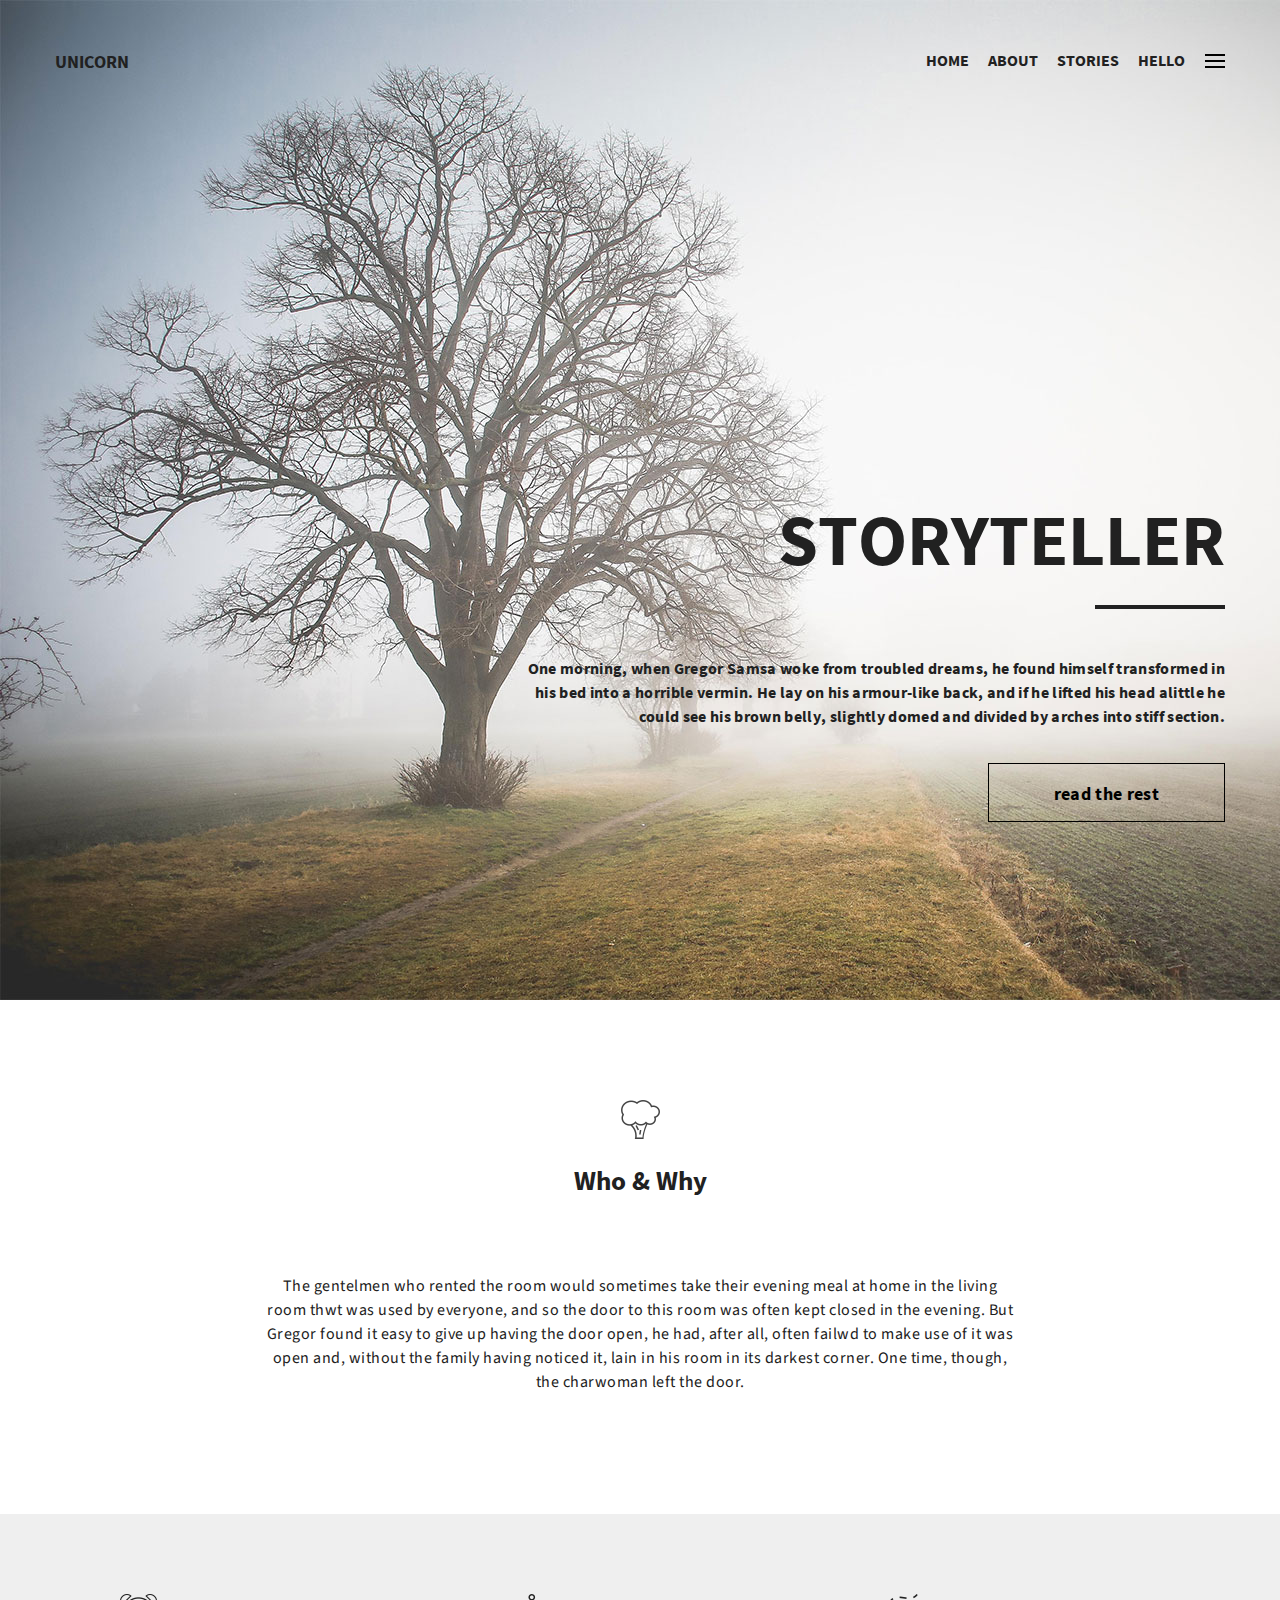
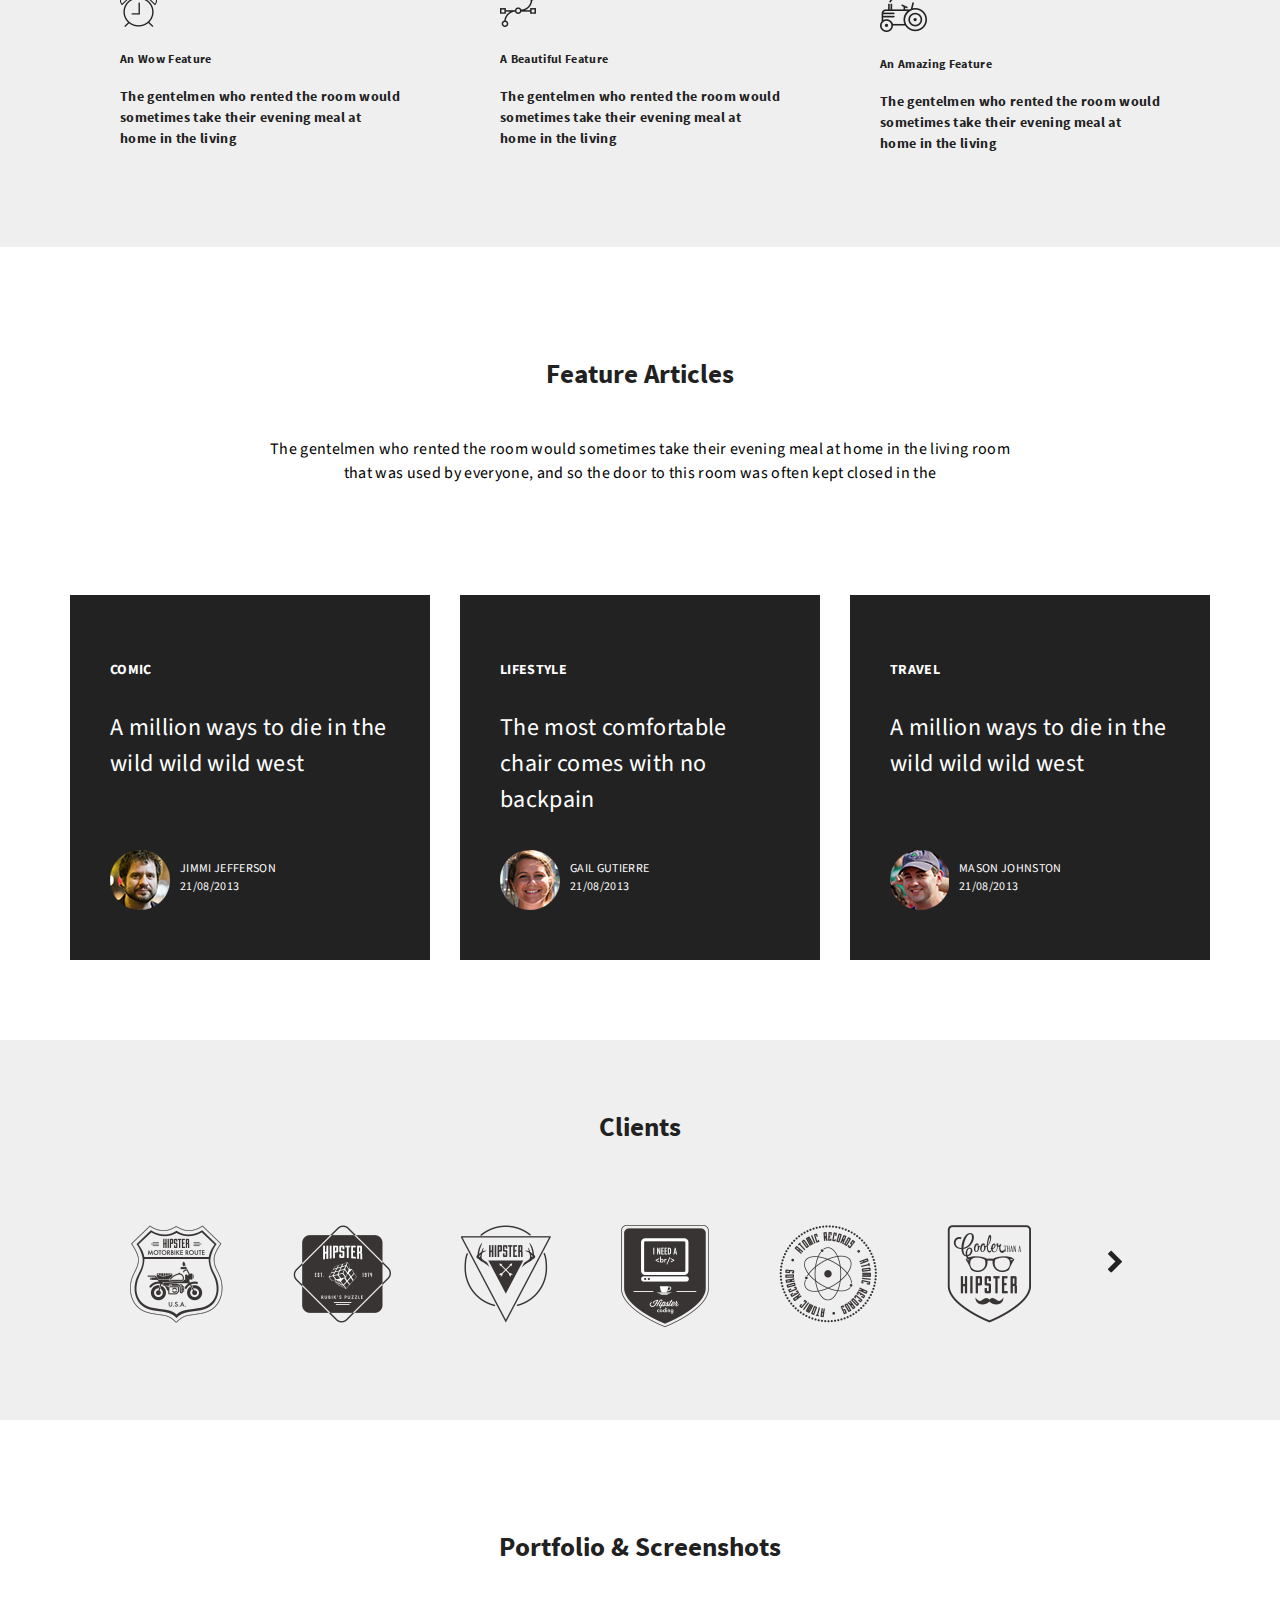
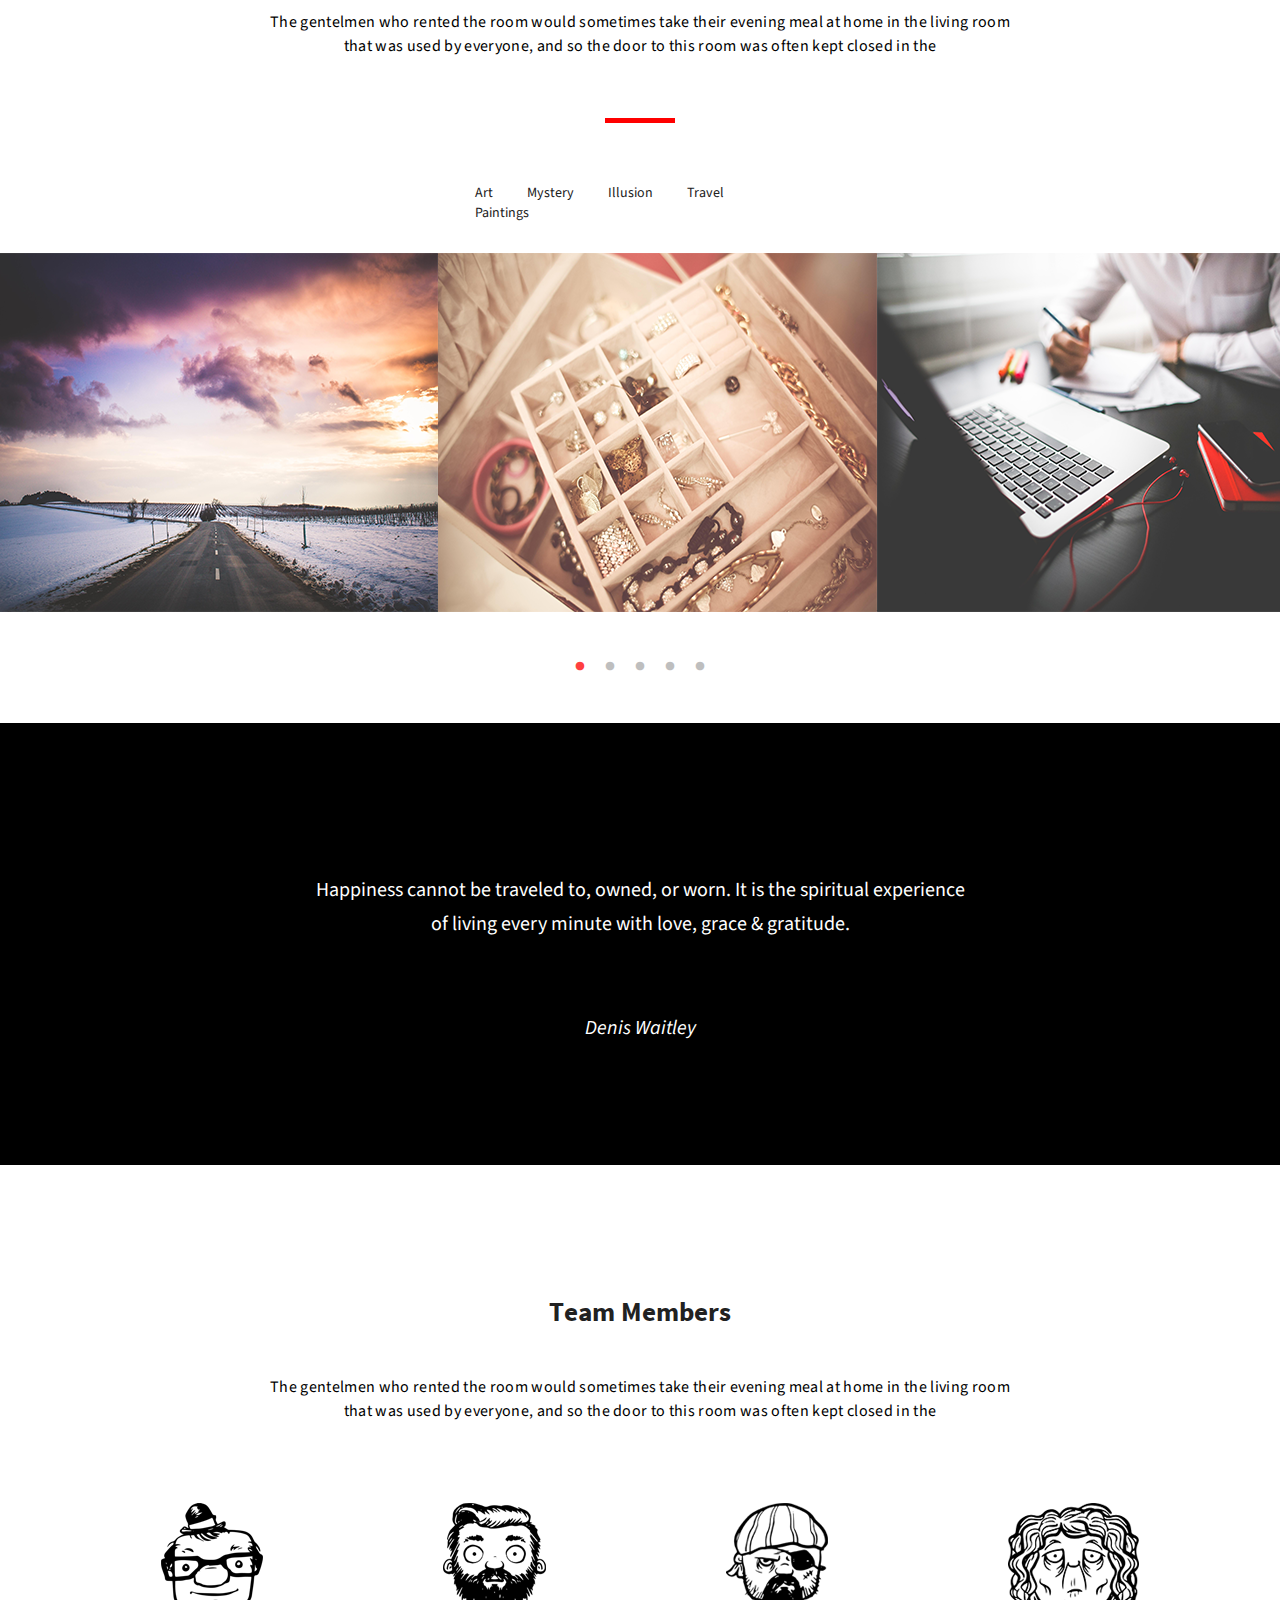
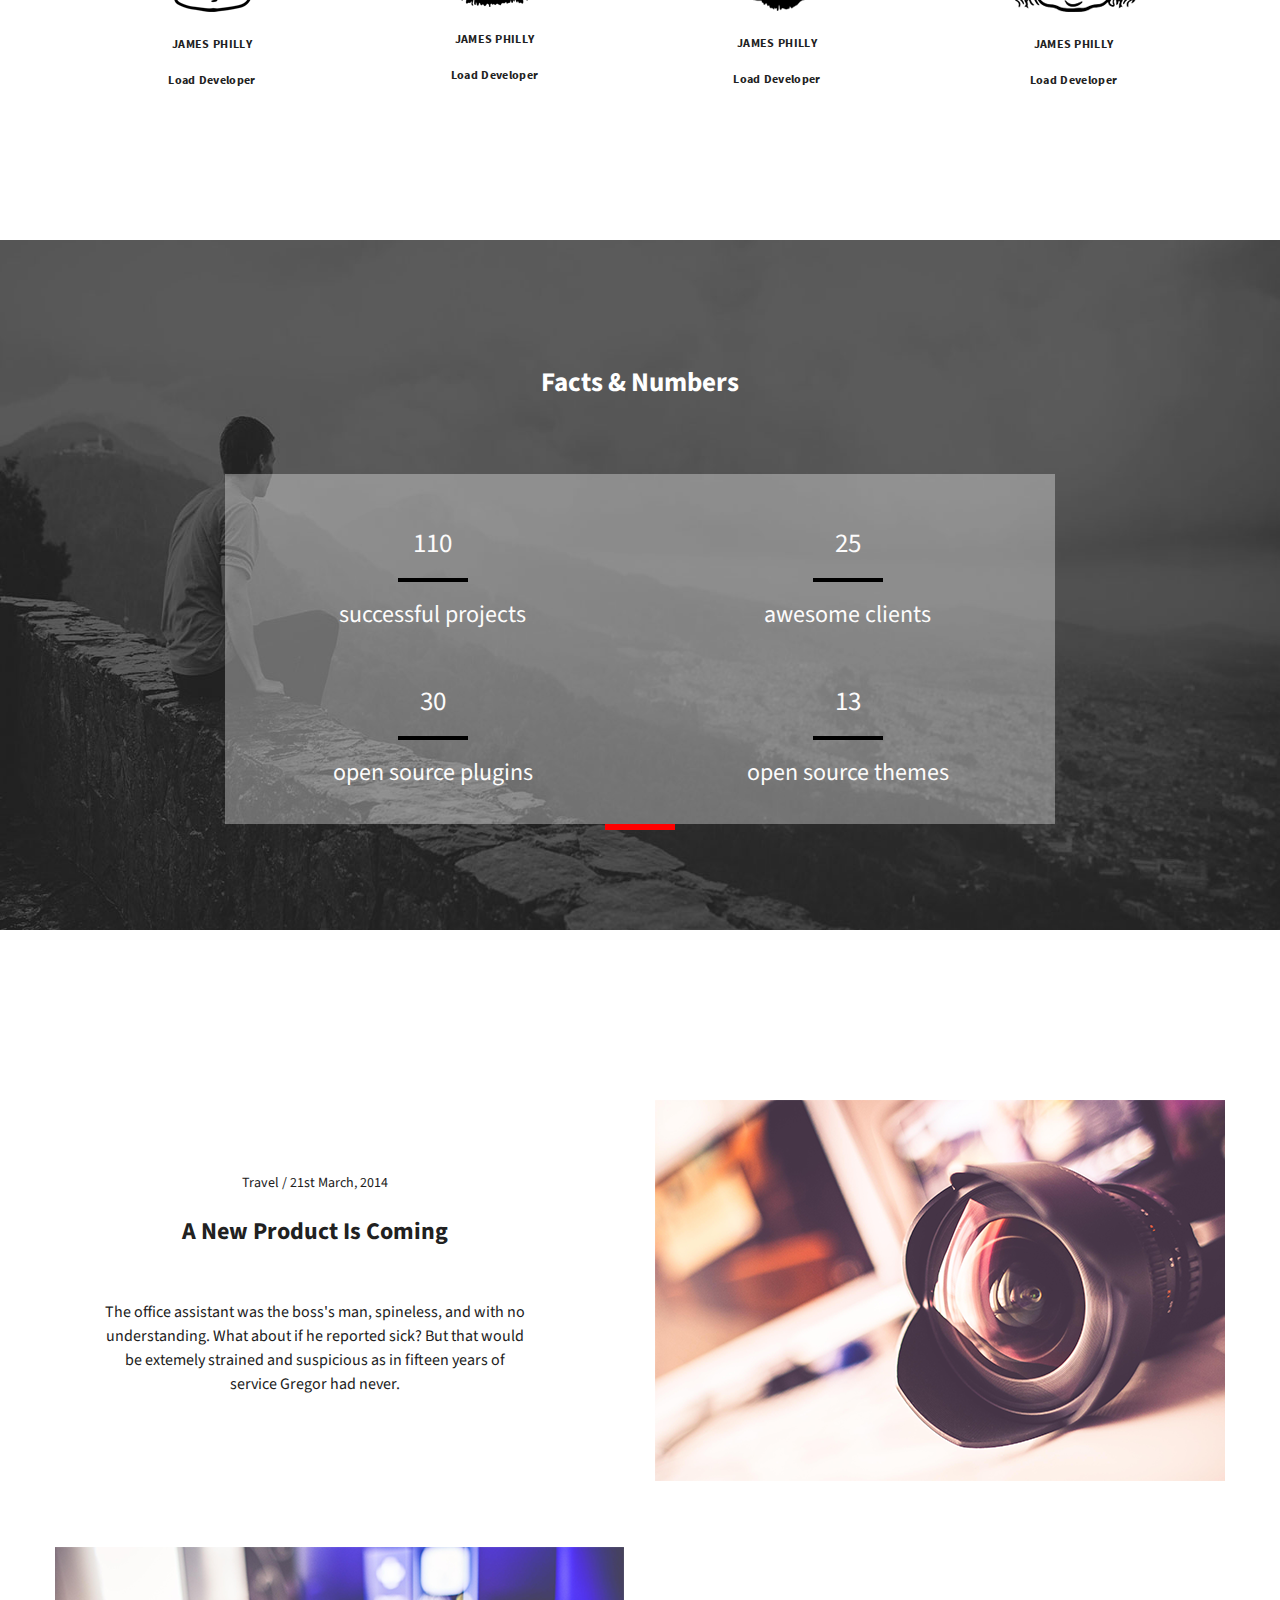
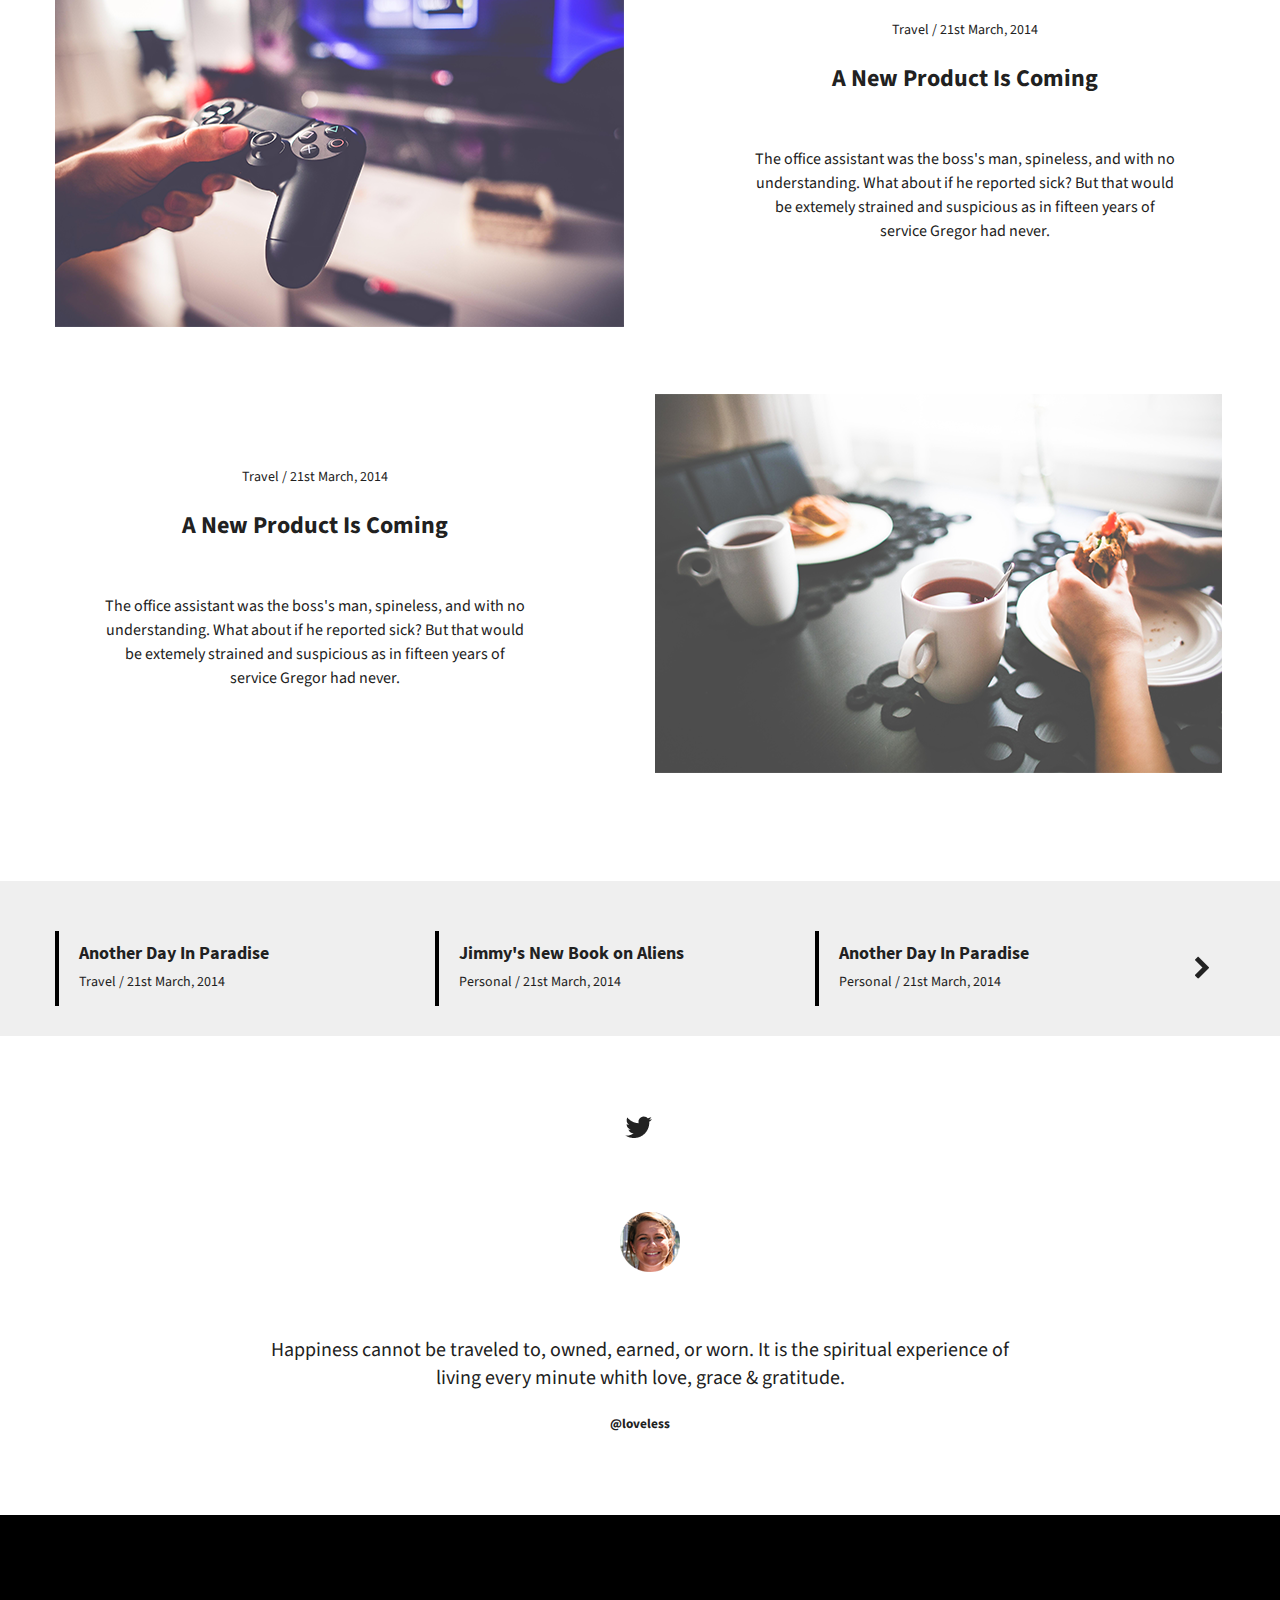
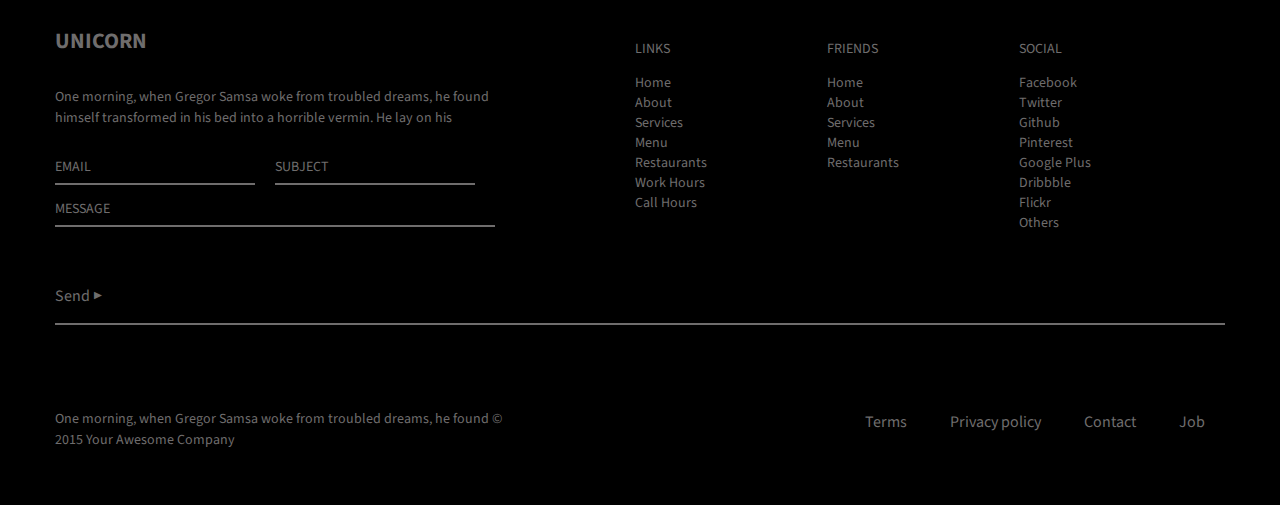
<file: index.html>
<!DOCTYPE html>
<html lang="en">
<head>
    <meta charset="UTF-8">
    <title>Diplom</title>
    
    <link rel="stylesheet" type="text/css" href="slick/slick/slick.css"/>
    <link rel="stylesheet" type="text/css" href="slick/slick/slick-theme.css"/>
    <link rel="stylesheet" href="fonts/sourcesanspro/stylesheet.css"/> 
    <link href="https://fonts.googleapis.com/css?family=Source+Sans+Pro&amp;subset=cyrillic" rel="stylesheet"/>
    <link rel="stylesheet" type="text/css" href="css/index.css"/>  
    <link rel="stylesheet" href="https://use.fontawesome.com/releases/v5.2.0/css/all.css" integrity="sha384-hWVjflwFxL6sNzntih27bfxkr27PmbbK/iSvJ+a4+0owXq79v+lsFkW54bOGbiDQ" crossorigin="anonymous">
</head>
<body>
<section class="home">

    <div class="section-wrapper">
     
        	<div class="icon_unicorn"><h4>Unicorn</h4></div>

        	<nav class="menu_holder">
        		<div class="expanded">
        			<div class="menu_holder_text">
        				<ul class="menu">
           					<li><a href="">Home</a></li>
            				<li><a href="">About</a></li>
            				<li><a href="">Stories</a></li>
            				<li><a href="">Hello</a></li>
            			</ul>
            		</div>
        		
        		<div class="menu_icon">
            		<div class="menu_icon_line"></div>
        		</div>
        	</div>

			</nav>

		<div class="text_content ">
			<div class="story"><h1>Storyteller</h1></div>

			<p> One morning, when Gregor Samsa woke from troubled dreams, he found himself transformed in his bed into a horrible vermin. He lay on his armour-like back, and if he lifted his head alittle he could see his brown belly, slightly domed and divided by arches into stiff section.</p>
			<button class="team_button text_button">read the rest</button>
			
		</div>
</div>
</section>
<section>
	
	<div class="intro section-wrapper">
		
		<h2>Who & Why</h2>
		<p>The gentelmen who rented the room would sometimes take their evening meal at home in the living room thwt was used by everyone, and so the door to this room was often kept closed in the evening. But Gregor found it easy to give up having the door open, he had, after all, often failwd to make use of it was open and, without the family having noticed it, lain in his room in its darkest corner. One time, though, the charwoman left the door.</p>

	</div> 
</section>

<section>
	<div class="services">
	<div class="section-wrapper services_content">
		
			<div class="feature">
				<img src="image/clock.png">
				<h5>An Wow Feature</h5>
				<p>The gentelmen who rented the room would sometimes take their evening meal at home in the living</p>
			</div>
			<div class="feature">
				<img src="image/vector.png">
				<h5>A Beautiful Feature</h5>
				<p>The gentelmen who rented the room would sometimes take their evening meal at home in the living</p>
			</div>
			<div class="feature">
				<img src="image/land_warking.png">
				<h5>An Amazing Feature</h5>
				<p>The gentelmen who rented the room would sometimes take their evening meal at home in the living</p>
			</div>
		
	</div> 
</div>
</section>

<section>
	<div class="section-wrapper">
		<div class="section_articles">
			
			<h2>Feature Articles</h2>
			<div class="articles_p"><p>The gentelmen who rented the room would sometimes take their evening meal at home in the living room that was used by everyone, and so the door  to this room was often kept closed in the</p></div>
			
			<div class="feature_articles">

				<div class="articles">
					<h5>Comic</h5>
					<p>A million ways to die in the wild wild wild west</p>
					<div class="photo_text">
						<div class="client"><img src="image/photo3.png"></img></div>
						<div class="desc">
							<p>Jimmi Jefferson</p>
							<p>21/08/2013</p>
						</div>
					</div>
					<div class="red_block"></div>

				</div>
				<div class="articles">
					<h5>Lifestyle</h5>
					<p>The most comfortable chair comes with no backpain</p>
					<div class="photo_text">
						<div class="client"><img src="image/photo2.png"></img></div>
						<div class="desc">
							<p>Gail Gutierre</p>
							<p>21/08/2013</p>
						</div>
					</div>
					<div class="red_block"></div>
				</div>

				<div class="articles">
					<h5>Travel</h5>
					<p>A million ways to die in the wild wild wild west</p>
					<div class="photo_text">
						<div class="client"><img src="image/photo1.png"></img></div>
						<div class="desc">
							<p>Mason Johnston</p>
							<p>21/08/2013</p>
						</div>
					</div>
					<div class="red_block"></div>
				</div>
		
			</div>
		 
	</div>

</section>

<section>
	
	<div class="clients_content">
		<div class="section-wrapper">
			<h2>Clients</h2>
			<div class="clients_slick">
				<div class="responsive">
             		<div class="resp"><img src="image/hipster1.png"></div>
             		<div class="resp"><img src="image/hipster2.png"></div>
             		<div class="resp"><img src="image/hipster3.png"></div>
             		<div class="resp"><img src="image/hipster4.png"></div>
             		<div class="resp"><img src="image/hipster5.png"></div>
             		<div class="resp"><img src="image/hipster6.png"></div>
             	
         	 	</div>
    			<div class="right_but_client">
                	<img src="image/but_right.png">
    			</div>

			</div>
	</div>
</div>
</section>

<section>
	
	<div class="section_portfolio">
	
		<h2>Portfolio & Screenshots</h2>
		<div class="text_portfolio"><p>The gentelmen who rented the room would sometimes take their evening meal at home in the living room that was used by everyone, and so the door to this room was often kept closed in the</p></div>

		<div class="menu_portfolio">
        				<ul class="menu_center">
           					<li><a href="">Art</a></li>
            				<li><a href="">Mystery</a></li>
            				<li><a href="">Illusion</a></li>
            				<li><a href="">Travel</a></li>
            				<li><a href="">Paintings</a></li>
            			</ul>
        </div>

	<div class="slick_content">
		<div class="one-time">
             <div><img src="image/temp1.png"></div>
             <div><img src="image/temp2.png"></div>
             <div><img src="image/temp3.png"></div>
             <div><img src="image/temp1.png"></div>
             <div><img src="image/temp2.png"></div>
         </div>

    <script type="text/javascript" src="http://code.jquery.com/jquery-1.11.0.min.js"></script>
    <script type="text/javascript" src="slick/slick/slick.min.js"></script>
    
    <script type="text/javascript">

        $('.one-time').slick({
        dots: true,
        infinite: true,
        speed: 300,
        slidesToShow: 4,
        adaptiveHeight: true,
        variableWidth: true

        });
    </script>     

</div>
	</div> 
	</div>

</section>

	<div class="section_quote">

		<div class="section-wrapper">
	
		<div class="fas-fa"><i class="fas fa-quote-right"></i></div>
		<div class="text_quote"><p>Happiness cannot be traveled to, owned, or worn. It is the spiritual experience of living every minute with love, grace & gratitude.</p></div>
		<div class="autor"><p>Denis Waitley<p></div>

</div>
</div>

<section>
	<div class="section-wrapper">
	
	<div class="section_team_members">
	
		<h2>Team Members</h2>
		<div class="text_team"><p>The gentelmen who rented the room would sometimes take their evening meal at home in the living room that was used by everyone, and so the door to this room was often kept closed in the</p></div>

		<div class="team_conteiner">
			<div class="team">
				<img src="image/member1.png"></img>
				<h5>James Philly</h5>
				<p>Load Developer</p>
			</div>
			<div class="team">
				<img src="image/member2.png"></img>
				<h5>James Philly</h5>
				<p>Load Developer</p>
			</div>
			<div class="team">
				<img src="image/member3.png"></img>
				<h5>James Philly</h5>
				<p>Load Developer</p>
			</div>
			<div class="team">
				<img src="image/member4.png"></img>
				<h5>James Philly</h5>
				<p>Load Developer</p>
			</div>

		</div>
	</div>
	</div>
</section>

<section>
    <div class="facts_section">
    	
    	<div class="section-wrapper">
    	
    	<h2>Facts & Numbers</h2>
    	<div class="center_rectangle">
    		<div class="rect1">
    			<div class="numb">110</div>
    			<p>successful projects</p>
    		</div>
   
    		<div class="rect1">
    			<div class="numb">25</div>
    			<p>awesome clients</p>
    		</div>
    	
    		<div class="rect1">
    			<div class="numb">30</div>
    			<p>open source plugins</p>
    		</div>
    		<div class="rect1">
    			<div class="numb">13</div>
    			<p>open source themes</p>
    		</div>

    	</div>

    	</div>

    </div>
</section>

<section class="blog_section">

<div class="section-wrapper">

    <div class="blog_section">

    	<div class="text1_blog">
    		<span>Travel / 21st March, 2014</span>
    		<h6>A New Product Is Coming</h6>
    		<p>The office assistant was the boss's man, spineless, and with no understanding. What about if he reported sick? But that would be extemely strained and suspicious as in fifteen years of service Gregor had never.</p>
    	</div>
    	<div class="photo1_blog"><img src="image/blog1.png"></div>
	</div>
	<div class="blog_section">
    	<div class="photo2_blog"><img src="image/blog2.png"></div>
    	<div class="text2_blog">
    		<span>Travel / 21st March, 2014</span>
    		<h6>A New Product Is Coming</h6>
    		<p>The office assistant was the boss's man, spineless, and with no understanding. What about if he reported sick? But that would be extemely strained and suspicious as in fifteen years of service Gregor had never.</p>
    	</div>
	</div>
	<div class="blog_section">
    	<div class="text3_blog">
    		<span>Travel / 21st March, 2014</span>
    		<h6>A New Product Is Coming</h6>
    		<p>The office assistant was the boss's man, spineless, and with no understanding. What about if he reported sick? But that would be extemely strained and suspicious as in fifteen years of service Gregor had never.</p>
    	</div>
    	<div class="photo3_blog"><img src="image/blog3.png"></div>
	</div>

</div>
</section>

<section class="section_post">
	
	<div class="section-wrapper">
	
		<div class="next_post clearfix">
	
		<div class="post">
			<p>Another Day In Paradise</p>
			<span>Travel / 21st March, 2014</span>
		</div>
		<div class="post">
			<p>Jimmy's New Book on Aliens</p>
			<span>Personal / 21st March, 2014</span>
		</div>
		<div class="post">
			<p>Another Day In Paradise</p>
			<span>Personal / 21st March, 2014</span>
		</div>
		<div class="right_but">
                <img src="image/but_right.png">
            </div>
	</div>

</div>

<div class="tweets">
	<div class="bird"><img src="image/twitter.png"></div>
	<div class="woman"><img src="image/woman.png"></div>
	<p>Happiness cannot be traveled to, owned, earned, or worn. It is the spiritual experience of living every minute whith love, grace & gratitude.</p>
	<h5>@loveless</h5>
</div>

</section>

<footer>
	<div class="section-wrapper">
	<div class="footer">
		<div class=footer_unicorn><h4>Unicorn</h4>
			<p>One morning, when Gregor Samsa woke from troubled  dreams, he found himself transformed in his bed into a horrible vermin. He lay on his</p>
			<div class="email"><p>Email</p></div>
			<div class="subject"><p>Subject</p></div>
			<div class="message"><p>Message</p></div>
		</div>
		

		<div class="footer_right">
			<div class="links">
				<ul>
					<li>LINKS</li>
				</ul>
				<ul>
					<li><a href="">Home</a></li>
					<li><a href="">About</a></li>
					<li><a href="">Services</a></li>
					<li><a href="">Menu</a></li>
					<li><a href="">Restaurants</a></li>
					<li><a href="">Work Hours</a></li>
					<li><a href="">Call Hours</a></li>
				</ul>
			</div>
			<div class="friends">
				<ul>
					<li>FRIENDS</li>
				</ul>
				<ul>
					<li><a href="">Home</a></li>
					<li><a href="">About</a></li>
					<li><a href="">Services</a></li>
					<li><a href="">Menu</a></li>
					<li><a href="">Restaurants</a></li>
				</ul>
			</div>
			<div class="social">
				<ul>
					<li>SOCIAL</li>
				</ul>
				<ul>
					<li><a href="">Facebook</a></li>
					<li><a href="">Twitter</a></li>
					<li><a href="">Github</a></li>
					<li><a href="">Pinterest</a></li>
					<li><a href="">Google Plus</a></li>
					<li><a href="">Dribbble</a></li>
					<li><a href="">Flickr</a></li>
					<li><a href="">Others</a></li>
				</ul>
			</div>

		</div>
<br/>
			<div class="send">
				<p>Send   &#x25B6</p>
				<div class="send_box"></div>
			
			<div class="footer_company">
				<div class="text_footer"><p>One morning, when Gregor Samsa woke from troubled  dreams, he found &#169 2015 Your Awesome Company</p></div>
				
			</div>
				
				<div class="menu_footer">
					<ul>
						<li><a href="">Terms</a></li>
						<li><a href="">Privacy policy</a></li>
						<li><a href="">Contact</a></li>
						<li><a href="">Job</a></li>
					</ul>
			
				</div>
			</div>

</footer>

</body>
</html>
</file>
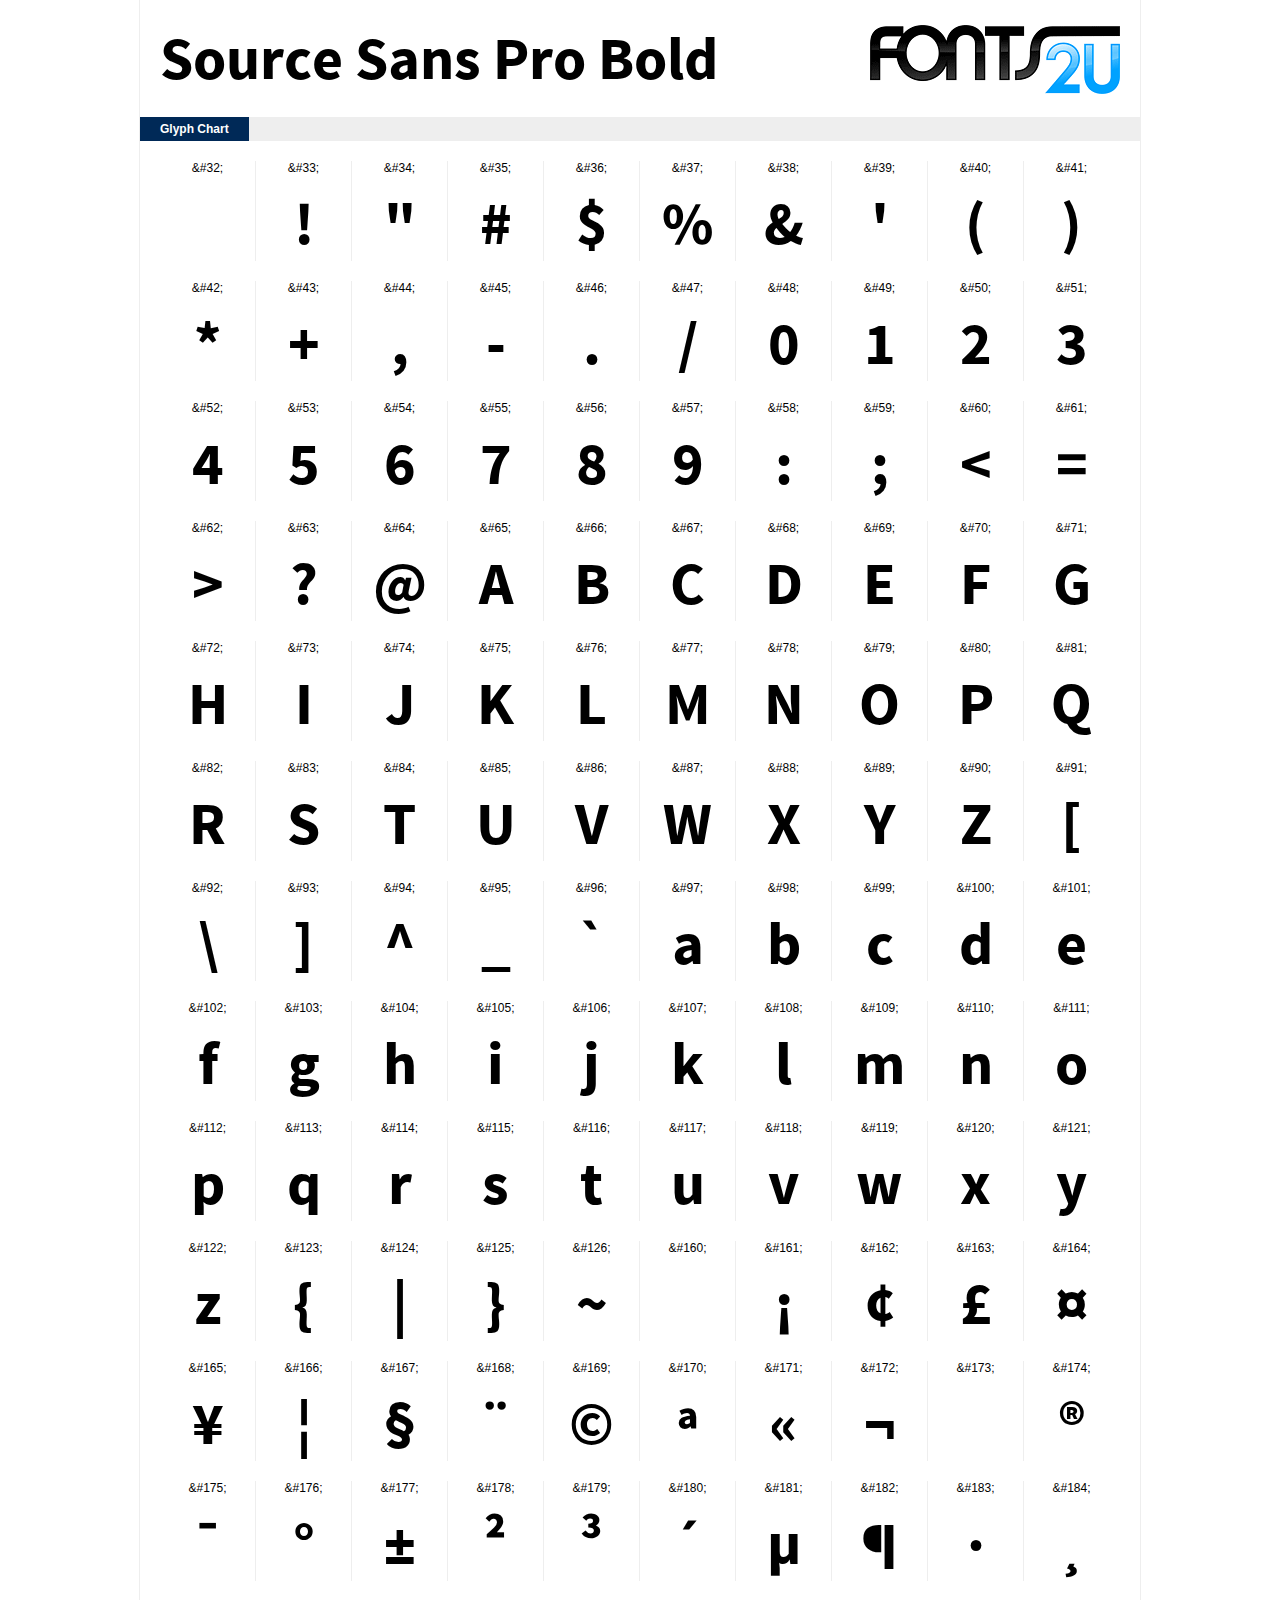
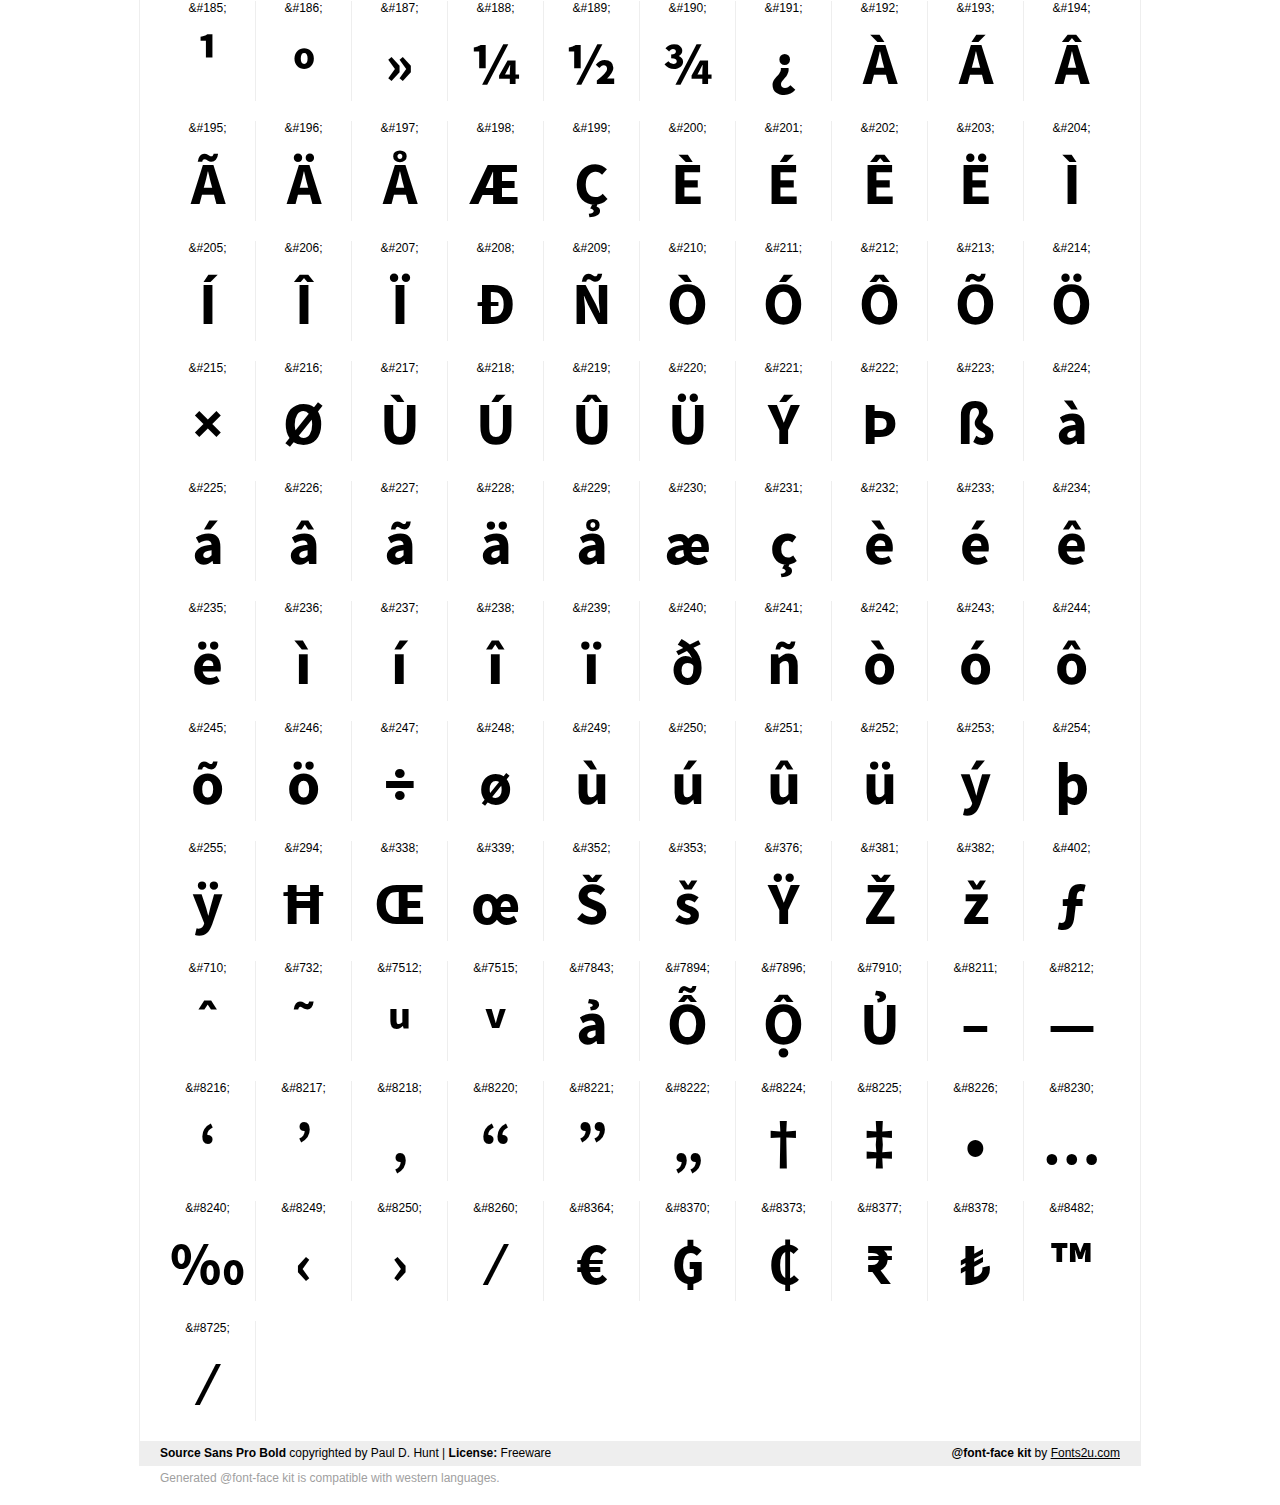
<file: fonts/sourcesanspro/demo.html>
﻿<!DOCTYPE html PUBLIC "-//W3C//DTD XHTML 1.0 Strict//EN" "http://www.w3.org/TR/xhtml1/DTD/xhtml1-strict.dtd"> 

<html xmlns="http://www.w3.org/1999/xhtml"> 

  <head> 

    <title>Source Sans Pro Bold @font-face kit sample</title> 
    <meta http-equiv="Content-Type" content="text/html; charset=utf-8" />
    
    <style media="screen" type="text/css">/*<![CDATA[*/@import 'stylesheet.css';/*]]>*/</style>
    <style media="screen" type="text/css">/*<![CDATA[*/@import 'demo-files/demo.css';/*]]>*/</style>
    <style type="text/css">#title,#glyphs p{font-family:"Source Sans Pro Bold"}</style>

 </head> 
 
<body> 

	<div id="wrapper">
		<div id="title">
			Source Sans Pro Bold		</div>
		<div id="logo">
			<a href="http://www.fonts2u.com" target="_blank"><img src="demo-files/fonts2u_logo.gif" width="250" height="69" alt="Fonts2u.com logo" /></a>
		</div>
		<div class="clr"></div>

		<div id="menu">
			<ul>
				<li class="selected"><a href="#glyphs">Glyph Chart</a></li>
			<ul>
			<div class="clr"></div>
		</div>

		<div id="content">
			
			<div id="glyphs">
				﻿<div class="g">&amp;#32;<p> </p></div>﻿<div class="g">&amp;#33;<p>!</p></div>﻿<div class="g">&amp;#34;<p>"</p></div>﻿<div class="g">&amp;#35;<p>#</p></div>﻿<div class="g">&amp;#36;<p>$</p></div>﻿<div class="g">&amp;#37;<p>%</p></div>﻿<div class="g">&amp;#38;<p>&</p></div>﻿<div class="g">&amp;#39;<p>'</p></div>﻿<div class="g">&amp;#40;<p>(</p></div>﻿<div class="g noborder">&amp;#41;<p>)</p></div><div class="clr"></div>﻿<div class="g">&amp;#42;<p>*</p></div>﻿<div class="g">&amp;#43;<p>+</p></div>﻿<div class="g">&amp;#44;<p>,</p></div>﻿<div class="g">&amp;#45;<p>-</p></div>﻿<div class="g">&amp;#46;<p>.</p></div>﻿<div class="g">&amp;#47;<p>/</p></div>﻿<div class="g">&amp;#48;<p>0</p></div>﻿<div class="g">&amp;#49;<p>1</p></div>﻿<div class="g">&amp;#50;<p>2</p></div>﻿<div class="g noborder">&amp;#51;<p>3</p></div><div class="clr"></div>﻿<div class="g">&amp;#52;<p>4</p></div>﻿<div class="g">&amp;#53;<p>5</p></div>﻿<div class="g">&amp;#54;<p>6</p></div>﻿<div class="g">&amp;#55;<p>7</p></div>﻿<div class="g">&amp;#56;<p>8</p></div>﻿<div class="g">&amp;#57;<p>9</p></div>﻿<div class="g">&amp;#58;<p>:</p></div>﻿<div class="g">&amp;#59;<p>;</p></div>﻿<div class="g">&amp;#60;<p><</p></div>﻿<div class="g noborder">&amp;#61;<p>=</p></div><div class="clr"></div>﻿<div class="g">&amp;#62;<p>></p></div>﻿<div class="g">&amp;#63;<p>?</p></div>﻿<div class="g">&amp;#64;<p>@</p></div>﻿<div class="g">&amp;#65;<p>A</p></div>﻿<div class="g">&amp;#66;<p>B</p></div>﻿<div class="g">&amp;#67;<p>C</p></div>﻿<div class="g">&amp;#68;<p>D</p></div>﻿<div class="g">&amp;#69;<p>E</p></div>﻿<div class="g">&amp;#70;<p>F</p></div>﻿<div class="g noborder">&amp;#71;<p>G</p></div><div class="clr"></div>﻿<div class="g">&amp;#72;<p>H</p></div>﻿<div class="g">&amp;#73;<p>I</p></div>﻿<div class="g">&amp;#74;<p>J</p></div>﻿<div class="g">&amp;#75;<p>K</p></div>﻿<div class="g">&amp;#76;<p>L</p></div>﻿<div class="g">&amp;#77;<p>M</p></div>﻿<div class="g">&amp;#78;<p>N</p></div>﻿<div class="g">&amp;#79;<p>O</p></div>﻿<div class="g">&amp;#80;<p>P</p></div>﻿<div class="g noborder">&amp;#81;<p>Q</p></div><div class="clr"></div>﻿<div class="g">&amp;#82;<p>R</p></div>﻿<div class="g">&amp;#83;<p>S</p></div>﻿<div class="g">&amp;#84;<p>T</p></div>﻿<div class="g">&amp;#85;<p>U</p></div>﻿<div class="g">&amp;#86;<p>V</p></div>﻿<div class="g">&amp;#87;<p>W</p></div>﻿<div class="g">&amp;#88;<p>X</p></div>﻿<div class="g">&amp;#89;<p>Y</p></div>﻿<div class="g">&amp;#90;<p>Z</p></div>﻿<div class="g noborder">&amp;#91;<p>[</p></div><div class="clr"></div>﻿<div class="g">&amp;#92;<p>\</p></div>﻿<div class="g">&amp;#93;<p>]</p></div>﻿<div class="g">&amp;#94;<p>^</p></div>﻿<div class="g">&amp;#95;<p>_</p></div>﻿<div class="g">&amp;#96;<p>`</p></div>﻿<div class="g">&amp;#97;<p>a</p></div>﻿<div class="g">&amp;#98;<p>b</p></div>﻿<div class="g">&amp;#99;<p>c</p></div>﻿<div class="g">&amp;#100;<p>d</p></div>﻿<div class="g noborder">&amp;#101;<p>e</p></div><div class="clr"></div>﻿<div class="g">&amp;#102;<p>f</p></div>﻿<div class="g">&amp;#103;<p>g</p></div>﻿<div class="g">&amp;#104;<p>h</p></div>﻿<div class="g">&amp;#105;<p>i</p></div>﻿<div class="g">&amp;#106;<p>j</p></div>﻿<div class="g">&amp;#107;<p>k</p></div>﻿<div class="g">&amp;#108;<p>l</p></div>﻿<div class="g">&amp;#109;<p>m</p></div>﻿<div class="g">&amp;#110;<p>n</p></div>﻿<div class="g noborder">&amp;#111;<p>o</p></div><div class="clr"></div>﻿<div class="g">&amp;#112;<p>p</p></div>﻿<div class="g">&amp;#113;<p>q</p></div>﻿<div class="g">&amp;#114;<p>r</p></div>﻿<div class="g">&amp;#115;<p>s</p></div>﻿<div class="g">&amp;#116;<p>t</p></div>﻿<div class="g">&amp;#117;<p>u</p></div>﻿<div class="g">&amp;#118;<p>v</p></div>﻿<div class="g">&amp;#119;<p>w</p></div>﻿<div class="g">&amp;#120;<p>x</p></div>﻿<div class="g noborder">&amp;#121;<p>y</p></div><div class="clr"></div>﻿<div class="g">&amp;#122;<p>z</p></div>﻿<div class="g">&amp;#123;<p>{</p></div>﻿<div class="g">&amp;#124;<p>|</p></div>﻿<div class="g">&amp;#125;<p>}</p></div>﻿<div class="g">&amp;#126;<p>~</p></div>﻿<div class="g">&amp;#160;<p> </p></div>﻿<div class="g">&amp;#161;<p>¡</p></div>﻿<div class="g">&amp;#162;<p>¢</p></div>﻿<div class="g">&amp;#163;<p>£</p></div>﻿<div class="g noborder">&amp;#164;<p>¤</p></div><div class="clr"></div>﻿<div class="g">&amp;#165;<p>¥</p></div>﻿<div class="g">&amp;#166;<p>¦</p></div>﻿<div class="g">&amp;#167;<p>§</p></div>﻿<div class="g">&amp;#168;<p>¨</p></div>﻿<div class="g">&amp;#169;<p>©</p></div>﻿<div class="g">&amp;#170;<p>ª</p></div>﻿<div class="g">&amp;#171;<p>«</p></div>﻿<div class="g">&amp;#172;<p>¬</p></div>﻿<div class="g">&amp;#173;<p>­</p></div>﻿<div class="g noborder">&amp;#174;<p>®</p></div><div class="clr"></div>﻿<div class="g">&amp;#175;<p>¯</p></div>﻿<div class="g">&amp;#176;<p>°</p></div>﻿<div class="g">&amp;#177;<p>±</p></div>﻿<div class="g">&amp;#178;<p>²</p></div>﻿<div class="g">&amp;#179;<p>³</p></div>﻿<div class="g">&amp;#180;<p>´</p></div>﻿<div class="g">&amp;#181;<p>µ</p></div>﻿<div class="g">&amp;#182;<p>¶</p></div>﻿<div class="g">&amp;#183;<p>·</p></div>﻿<div class="g noborder">&amp;#184;<p>¸</p></div><div class="clr"></div>﻿<div class="g">&amp;#185;<p>¹</p></div>﻿<div class="g">&amp;#186;<p>º</p></div>﻿<div class="g">&amp;#187;<p>»</p></div>﻿<div class="g">&amp;#188;<p>¼</p></div>﻿<div class="g">&amp;#189;<p>½</p></div>﻿<div class="g">&amp;#190;<p>¾</p></div>﻿<div class="g">&amp;#191;<p>¿</p></div>﻿<div class="g">&amp;#192;<p>À</p></div>﻿<div class="g">&amp;#193;<p>Á</p></div>﻿<div class="g noborder">&amp;#194;<p>Â</p></div><div class="clr"></div>﻿<div class="g">&amp;#195;<p>Ã</p></div>﻿<div class="g">&amp;#196;<p>Ä</p></div>﻿<div class="g">&amp;#197;<p>Å</p></div>﻿<div class="g">&amp;#198;<p>Æ</p></div>﻿<div class="g">&amp;#199;<p>Ç</p></div>﻿<div class="g">&amp;#200;<p>È</p></div>﻿<div class="g">&amp;#201;<p>É</p></div>﻿<div class="g">&amp;#202;<p>Ê</p></div>﻿<div class="g">&amp;#203;<p>Ë</p></div>﻿<div class="g noborder">&amp;#204;<p>Ì</p></div><div class="clr"></div>﻿<div class="g">&amp;#205;<p>Í</p></div>﻿<div class="g">&amp;#206;<p>Î</p></div>﻿<div class="g">&amp;#207;<p>Ï</p></div>﻿<div class="g">&amp;#208;<p>Ð</p></div>﻿<div class="g">&amp;#209;<p>Ñ</p></div>﻿<div class="g">&amp;#210;<p>Ò</p></div>﻿<div class="g">&amp;#211;<p>Ó</p></div>﻿<div class="g">&amp;#212;<p>Ô</p></div>﻿<div class="g">&amp;#213;<p>Õ</p></div>﻿<div class="g noborder">&amp;#214;<p>Ö</p></div><div class="clr"></div>﻿<div class="g">&amp;#215;<p>×</p></div>﻿<div class="g">&amp;#216;<p>Ø</p></div>﻿<div class="g">&amp;#217;<p>Ù</p></div>﻿<div class="g">&amp;#218;<p>Ú</p></div>﻿<div class="g">&amp;#219;<p>Û</p></div>﻿<div class="g">&amp;#220;<p>Ü</p></div>﻿<div class="g">&amp;#221;<p>Ý</p></div>﻿<div class="g">&amp;#222;<p>Þ</p></div>﻿<div class="g">&amp;#223;<p>ß</p></div>﻿<div class="g noborder">&amp;#224;<p>à</p></div><div class="clr"></div>﻿<div class="g">&amp;#225;<p>á</p></div>﻿<div class="g">&amp;#226;<p>â</p></div>﻿<div class="g">&amp;#227;<p>ã</p></div>﻿<div class="g">&amp;#228;<p>ä</p></div>﻿<div class="g">&amp;#229;<p>å</p></div>﻿<div class="g">&amp;#230;<p>æ</p></div>﻿<div class="g">&amp;#231;<p>ç</p></div>﻿<div class="g">&amp;#232;<p>è</p></div>﻿<div class="g">&amp;#233;<p>é</p></div>﻿<div class="g noborder">&amp;#234;<p>ê</p></div><div class="clr"></div>﻿<div class="g">&amp;#235;<p>ë</p></div>﻿<div class="g">&amp;#236;<p>ì</p></div>﻿<div class="g">&amp;#237;<p>í</p></div>﻿<div class="g">&amp;#238;<p>î</p></div>﻿<div class="g">&amp;#239;<p>ï</p></div>﻿<div class="g">&amp;#240;<p>ð</p></div>﻿<div class="g">&amp;#241;<p>ñ</p></div>﻿<div class="g">&amp;#242;<p>ò</p></div>﻿<div class="g">&amp;#243;<p>ó</p></div>﻿<div class="g noborder">&amp;#244;<p>ô</p></div><div class="clr"></div>﻿<div class="g">&amp;#245;<p>õ</p></div>﻿<div class="g">&amp;#246;<p>ö</p></div>﻿<div class="g">&amp;#247;<p>÷</p></div>﻿<div class="g">&amp;#248;<p>ø</p></div>﻿<div class="g">&amp;#249;<p>ù</p></div>﻿<div class="g">&amp;#250;<p>ú</p></div>﻿<div class="g">&amp;#251;<p>û</p></div>﻿<div class="g">&amp;#252;<p>ü</p></div>﻿<div class="g">&amp;#253;<p>ý</p></div>﻿<div class="g noborder">&amp;#254;<p>þ</p></div><div class="clr"></div>﻿<div class="g">&amp;#255;<p>ÿ</p></div>﻿<div class="g">&amp;#294;<p>Ħ</p></div>﻿<div class="g">&amp;#338;<p>Œ</p></div>﻿<div class="g">&amp;#339;<p>œ</p></div>﻿<div class="g">&amp;#352;<p>Š</p></div>﻿<div class="g">&amp;#353;<p>š</p></div>﻿<div class="g">&amp;#376;<p>Ÿ</p></div>﻿<div class="g">&amp;#381;<p>Ž</p></div>﻿<div class="g">&amp;#382;<p>ž</p></div>﻿<div class="g noborder">&amp;#402;<p>ƒ</p></div><div class="clr"></div>﻿<div class="g">&amp;#710;<p>ˆ</p></div>﻿<div class="g">&amp;#732;<p>˜</p></div>﻿<div class="g">&amp;#7512;<p>ᵘ</p></div>﻿<div class="g">&amp;#7515;<p>ᵛ</p></div>﻿<div class="g">&amp;#7843;<p>ả</p></div>﻿<div class="g">&amp;#7894;<p>Ỗ</p></div>﻿<div class="g">&amp;#7896;<p>Ộ</p></div>﻿<div class="g">&amp;#7910;<p>Ủ</p></div>﻿<div class="g">&amp;#8211;<p>–</p></div>﻿<div class="g noborder">&amp;#8212;<p>—</p></div><div class="clr"></div>﻿<div class="g">&amp;#8216;<p>‘</p></div>﻿<div class="g">&amp;#8217;<p>’</p></div>﻿<div class="g">&amp;#8218;<p>‚</p></div>﻿<div class="g">&amp;#8220;<p>“</p></div>﻿<div class="g">&amp;#8221;<p>”</p></div>﻿<div class="g">&amp;#8222;<p>„</p></div>﻿<div class="g">&amp;#8224;<p>†</p></div>﻿<div class="g">&amp;#8225;<p>‡</p></div>﻿<div class="g">&amp;#8226;<p>•</p></div>﻿<div class="g noborder">&amp;#8230;<p>…</p></div><div class="clr"></div>﻿<div class="g">&amp;#8240;<p>‰</p></div>﻿<div class="g">&amp;#8249;<p>‹</p></div>﻿<div class="g">&amp;#8250;<p>›</p></div>﻿<div class="g">&amp;#8260;<p>⁄</p></div>﻿<div class="g">&amp;#8364;<p>€</p></div>﻿<div class="g">&amp;#8370;<p>₲</p></div>﻿<div class="g">&amp;#8373;<p>₵</p></div>﻿<div class="g">&amp;#8377;<p>₹</p></div>﻿<div class="g">&amp;#8378;<p>₺</p></div>﻿<div class="g noborder">&amp;#8482;<p>™</p></div><div class="clr"></div>﻿<div class="g">&amp;#8725;<p>∕</p></div>			</div>
			
			<div class="clr"></div>

		</div>

		<div id="footer">
			<div id="copyright"><strong>Source Sans Pro Bold</strong> copyrighted by Paul D. Hunt | <strong>License:</strong> Freeware</div>
			<div id="generated"><strong>@font-face kit</strong> by <a href="http://www.fonts2u.com" target="_blank">Fonts2u.com</a></div>
			<div class="clr"></div>
		</div>
	</div>
	<div id="support">Generated @font-face kit is compatible with western languages.</div>

</body> 

</html>
</file>
<file: fonts/sourcesanspro/stylesheet.css>
﻿/* @font-face kit by Fonts2u (http://www.fonts2u.com) */ @font-face {font-family:"Source Sans Pro Bold";src:url("SourceSansPro-Bold.eot?") format("eot"),url("SourceSansPro-Bold.woff") format("woff"),url("SourceSansPro-Bold.ttf") format("truetype"),url("SourceSansPro-Bold.svg#SourceSansPro-Bold") format("svg");font-weight:normal;font-style:normal;}
</file>
<file: css/index.css>
body
{
	background-color: white;
	margin:  0;
    color: #212121;
}
.section-wrapper
{
	max-width: 1170px;
	margin: 0 auto;
    padding-top: 50px;
} 

.home
{
	background-image: url('../image/banner.jpg');
	background-size: cover;
    height: 1000px;
    overflow: hidden;
}
.icon_unicorn
{
    float: left;
}
h4
{
    font-family: Source Sans Pro Bold;
    font-size: 18px;
    text-transform: uppercase;
    margin-top: 0;
}
.expanded
{
    display: block;
}
.menu_holder 
{
    float: right;  
}
.menu_icon
{
    width: 20px;
    height: 20px;
    float: right;
}
.menu_icon_line 
{
    width: 20px;
    height: 2px;
    display: block;
    background-color: black;
    margin-top: 4px;
    cursor:  pointer;   
}
.menu_icon::after
{
    content: "";
    width: 20px;
    height: 2px;
    display: block;
    background-color: black;
    margin-top: 4px;
    cursor:  pointer;
    
}
.menu_icon::before
{
    content: "";
    width: 20px;
    height: 2px;
    display: block;
    background-color: black;
    margin-top: 4px;
    cursor:  pointer;   
}
.menu_holder_text
{
    float: left;
    margin-right: 20px;
}
.menu_holder_text, 
.menu_icon, .menu_holder
{
    display: inline-block;
}
.menu
{
  padding-left: 5px;
  float: left;
  margin-top: 0;
  
}
.menu > li
{
  display: inline-block;
  list-style: none;
}
.menu a
{
  display: block;
  padding-left: 15px;
  font: 16px Source Sans Pro Bold;
  text-transform: uppercase;
  text-decoration: none;
  color: #212121;
}
.text_content
{
    font-family: Source Sans Pro Bold;
    font-size: 14px;
    float: right;
    margin-top: 0px;
    margin-bottom: 180px;
}
.story
{
     margin-top: 400px;
}
.story h1
{
    font-family: Source Sans Pro Bold;
    font-size: 72px;
    text-transform: uppercase;
    margin-bottom: 30px;
    text-align: right; 
}
.story::after
{
    content: "";
    width: 130px;
    height: 4px;
    display: block;
    background-color: #212121;
    float: right;
}
.text_content p
{
    padding-top: 50px;
    padding-left: 40%;
    font-size: 16px;
    text-align: right;
    line-height: 1.5;
    letter-spacing: 0.33px;
}
.team_button 
{
  border: 1px solid black;
  padding: 18px 65px;
  text-align: center;
  margin-top: 20px;
  float: right;
  background-color: transparent;
}
.text_button{
    font-family: 'Source Sans Pro Bold';
    font-size: 18px;
    letter-spacing: 0.33px;
}
.intro
{
    background-color: white;
    margin-bottom: 120px;
}

.intro h2::before
{
    width: 39px;
    height: 39px;
    content: "";
    display: block;
    background-image: url('../image/broccoli.png');
    margin: 0 auto;
    margin-bottom: 25px;
}
.intro h2
{
    font-size: 27px;
    font-family: 'Source Sans Pro Bold';
    text-align: center;
    margin-top: 0;
    margin-bottom: 0;
    padding-top: 50px;
    padding-bottom: 80px;
}
.intro p
{
    text-align: center;
    font-family: 'Source Sans Pro';
    font-size: 16px;
    margin-top: 0;
    margin-bottom: 0;
    padding-left: 18%;
    padding-right: 18%;
    line-height: 1.5;
    letter-spacing: 0.5px;
}
.services
{
    background-color: #efefef;
}
.services_content
{
    display: flex;
    justify-content: center;
}
.feature
{
    display: block;
    margin-right: 50px;
    margin-left: 50px;
    margin-top: 30px;
    margin-bottom: 80px;

}
.clearfix:after{
    display: table;
    content: "";
    clear: both;
    overflow: hidden;
}
.feature h5
{
    font-family: 'Source Sans Pro Bold';
    font-size: 12px;
    letter-spacing: 0.33px;
}
.feature p
{
    font-family: 'Source Sans Pro Bold';
    font-size: 14px;
    line-height: 1.5;
    letter-spacing: 0.33px;
    width: 280px;
}
.section_articles
{
    max-width: 1700px;
    margin: auto;
}
.section_articles h2
{
    font-size: 27px;
    font-family: 'Source Sans Pro Bold';
    text-align: center;
    margin-top: 0;
    margin-bottom: 0;
    padding-top: 60px;
    padding-bottom: 50px;
}

.feature_articles
{

    margin-bottom: 80px;
    margin-top: 110px;
    display: flex;
    justify-content: center;
    
}
.articles
{
    box-sizing: border-box;
    display: block;
    width: 365px;
    height: 365px;
    margin: 0 15px;
    padding: 65px 40px 50px;
    background-color: #222222;
    position: relative;
    }
.red_block
    {
    width: 70px;
    height: 6px;
    top: 0;
    display: none;
    background-color: red;
    margin-left: 110px;
    position: absolute;
}
.articles:hover .red_block
{
    display: block;
}
.section_portfolio p, .text_team p, .articles_p p
{
    font-family: 'Source Sans Pro', sans-serif;
    font-size: 16px;
    line-height: 1.5;
    letter-spacing: 0.33px;
    text-align: center;
    color: black;
    margin: 0 auto;
    width: 760px;
    
    
}
.articles p
{
    font-family: 'Source Sans Pro', sans-serif;
    font-size: 24px;
    line-height: 1.5;
    letter-spacing: 0.33px;
    height: 140px;
    color: white;
    text-align: left;
    margin: 0 auto;
    
}

.articles h5
{
    font-family: 'Source Sans Pro', sans-serif;
    font-size: 14px;
    letter-spacing: 0.33px;
    text-transform: uppercase;
    color: white;
    margin-top: 0;
    margin-bottom: 30px;
}
.client
{
    float: left;
}
.photo_text .desc
{
    padding-left: 10px;
    padding-bottom: 10px;
    padding-top: 10px;
    float: left;
}
.photo_text p
{
    font-size: 12px;
    height: auto;
    font-family: 'Source Sans Pro', sans-serif;
    text-transform: uppercase;
    text-align: left;
    letter-spacing: 0.33px;
}
.clients_content
{
    background-color: #efefef;
    text-align: center;
    display: block;
    background-size: 100% 100%;
    position: relative;
    font-size: 0;
}
.clients_content h2
{
    font-size: 27px;
    font-family: 'Source Sans Pro Bold';
    text-align: center;
    margin-top: 0;
    margin-bottom: 0;
    padding-top: 20px;
    padding-bottom: 50px;
}
.clients
{
    max-width: 900px;
    margin: auto;
    padding-bottom: 110px;
}
.responsive
{
    margin: auto;
    display: inline-block;
}
.clients_slick
{
    height: 230px;
    margin-top: 30px;
    margin: auto;
}
.resp
{
    float: left;
    padding: 35px;
}

.right_but_client
{
    width: 20px;
    height: 20px;
    padding-right: 100px;
    padding-top: 60px;
    float: right;
}
.section_portfolio
{
    margin-bottom: 70px;
}
.section_portfolio h2, .section_team_members h2
{
    font-size: 27px;
    font-family: 'Source Sans Pro Bold';
    text-align: center;
    margin-top: 0;
    margin-bottom: 0;
    padding-top: 110px;
    padding-bottom: 50px;
}
.text_portfolio::after
{
    content: "";
    width: 70px;
    height: 5px;
    display: block;
    background-color: red;
    margin: auto;
    margin-top: 60px;
    margin-bottom: 60px;
    cursor:  pointer;
    
}
.menu_portfolio
{
    max-width: 370px;
    margin: auto;
}
.menu_center
{
  padding-left: 5px;
}
.menu_center > li
{
  display: inline-block;
  list-style: none;
  padding-right: 15px;
  padding-left: 15px;
}
.menu_center a
{
  display: block;
  font-family: 'Source Sans Pro', sans-serif;
  font-size: 14px;
  text-decoration: none;
  color: #212121;

}
.slick_content
{
    width: 100%;
    height: 400px;
    margin-top: 30px;
}

.one-time
{
    margin-left: 0px;
    margin-right: 0px;
}


.slick-dots li.slick-active button:before {
    color: red;
}
.slick-dots li button:before
{
    line-height: 100px;
    font-size: 10px;
}
.section_quote
{
    background-color: black;
    padding-top: 80px;
    color: white;
    text-align: center;
}
.fas
{
    color: white;
    width: 20px;
    height: 20px;
    text-align: center;
    margin: auto;
}
.fas-fa
{
    text-align: center;
}
.section_quote p
{
    font-family: 'Source Sans Pro', sans-serif;
    font-size: 20px;
    color: white;
    text-align: center;
    padding-bottom: 50px;
    padding-left: 22%;
    padding-right: 22%;
    line-height: 1.7;
}
.autor p
{
    font-family: 'Source Sans Pro', sans-serif;
    font-size: 20px;
    color: white;
    text-align: center;
    font-style: italic;
}
.section_team_members h2
{
    padding-top: 60px;
}
.team_conteiner
{
    max-width: 1500px;
    margin: 0 auto;
    display: flex;
    justify-content: center;
}
.team
{
    display: block;
    margin-right: 80px;
    margin-left: 100px;
    margin-top: 80px;
    margin-bottom: 140px;

}
.team h5
{
font-family: 'Source Sans Pro Bold';
font-size: 12px;
letter-spacing: 0.33px;
text-align: center;
 text-transform: uppercase;
}
.team p
{
font-family: 'Source Sans Pro Bold';
font-size: 12px;
line-height: 1.5;
letter-spacing: 0.33px;
text-align: center;
}

.facts_section
{
    background-image: url('../image/photo_facts_back.jpg');
    width: 100%;
    height: 690px;
    display: block;
    background-size: 100% 100%;
    position: relative;
}
.center_rectangle
{
    box-sizing: border-box;
    width: 830px;
    height: 350px;
    margin: 0 auto;
    background-color: rgba(255, 255, 255, 0.34);
    position: relative;

}
.facts_section h2
{
    font-size: 27px;
    font-family: 'Source Sans Pro';
    color: white;
    opacity: 1;
    letter-spacing: 0.33;
    text-align: center;
    padding-top: 50px;
    padding-bottom: 50px;
}
.center_rectangle:before
{
    bottom: -6px;
    content: "";
    width: 70px;
    height: 6px;
    left: 50%;
    display: inline-block;
    background-color: red;
    margin-left: -35px;
    opacity: 1;
    position: absolute;
   
}
.rect1
{
    
    padding-top: 50px;
    display: inline-block;
    width: 50%;
    text-align: center;
}
.rect1:nth-child(odd)
{
    float: left;
}
.rect1:nth-child(even)
{
    float: right;
}
.numb
{
    font-size: 27px;
     color: #fcfbfb;
     font-family: 'Source Sans Pro';
 }
 .numb:after
 {
    
    content: "";
    width: 70px;
    height: 4px;
    margin: 15px auto; 
    display: block;
    background-color: black; 
}
.rect1 p
{
    font-size: 24px;
    font-family: 'Source Sans Pro'; 
    color: #fcfbfb;
    margin-top: 0;
    margin-bottom: 0;
}
.blog_section
{
    width: 100%;
    height: auto;
    margin-top: 60px;
    display: inline-block;
    font-family: 'Source Sans Pro';
    line-height: 1.5; 
}
.text1_blog, .text3_blog
{
    float: left;
    width: 420px;
    padding-left: 50px;
    padding-right: 50px;
    padding-top: 70px;
    text-align: center;
}
.photo1_blog, .photo3_blog
{
    float: right;
    width: 570px;
    height: 380px;
}
.photo3_blog
{
    margin-bottom: 100px;
}
.text2_blog
{
    float: right;
    width: 420px;
    text-align: center;
    padding-left: 50px;
    padding-right: 50px;
    padding-top: 70px;
    
}
.photo2_blog
{
    float: left;
    width: 570px;
    height: 380px;
}
.blog_section h6
{
    font-size: 24px;
    margin-bottom: 50px;
    margin-top: 20px;
}
.blog_section p
{
    font-size: 16px;
}
.blog_section span
{
    font-size: 14px;
}
.section_post
{
    background-color: #efefef;
 }
 .next_post
 {   
    max-width: 100%;
}
.post
{
    box-sizing: border-box;
    width: 260px;
    height: 75px;
    border-left: 4px solid black;
    margin-right: 120px;
    float: left;
    text-align: left;
    padding-left: 20px;
    
}
.post p
{
    font-size: 18px;
    font-family: 'Source Sans Pro Bold';
    margin-top: 0;
    margin-bottom: 0;
    padding-top: 10px;
    padding-bottom: 10px;
}
.post span
{
    font-family: 'Source Sans Pro';
    font-size: 14px;
    margin-top: 0;
    margin-bottom: 0;
}
.right_but
{
    width: 20px;
    height: 20px;
    padding-top: 25px;
    float: left;

}
.tweets
{
    margin-top: 30px;
    width: 100%;
    background-color: white;
}
.bird
{
    padding-top: 80px;
    padding-bottom: 70px;
    width: 30px;
    margin: auto;
}
.woman
{
   padding-bottom: 60px;
   margin: auto;
   width: 40px; 
}
.tweets p
{
    font-size: 20px;
    font-family: 'Source Sans Pro';
    width: 760px;
    text-align: center;
    margin: auto;

}
.tweets h5
{
    text-align: center;
    font-family: 'Source Sans Pro';
    padding-bottom: 60px;
}
footer
{
    background-color: black;
    padding: 60px 0 40px;
    height: 490px;
    margin: auto;
    color: #6f6d6d;
}
.footer_unicorn
{
    width: 460px;
    float: left;
}
.footer_unicorn h4
{
    font-size: 22px;
    font-family: 'Source Sans Pro';
    text-transform: uppercase;
}
.footer_unicorn p
{
    font-size: 14px;
    font-family: 'Source Sans Pro';
    line-height: 1.5;
    
}
.email
{
    font-size: 22px;
    font-family: 'Source Sans Pro';
    text-transform: uppercase;
    width: 200px;
    height: 40px;
    border-bottom: 2px solid #6f6d6d;
    float: left;
}

 .subject
{
    font-size: 22px;
    font-family: 'Source Sans Pro';
    text-transform: uppercase;
    width: 200px;
    height: 40px;
    margin-left: 20px;
    border-bottom: 2px solid #6f6d6d;
    float: left;
}
.message
{
   font-size: 22px;
    font-family: 'Source Sans Pro';
    text-transform: uppercase;
    width: 440px;
    height: 40px;
    border-bottom: 2px solid #6f6d6d;
    float: left; 
}
.footer_right li
{
    list-style-type: none;
}
.footer_right
{

 display: inline-block;
 height: 240px;
 font-family: 'Source Sans Pro';
 font-size: 14px;
}
.footer_right ul
{
     -display: inline;
}

.links, .friends, .social
{
    float: left;
    display: inline-block;
    padding-left: 80px;
}
.send
{
    font-family: 'Source Sans Pro';
}
.send_box
{
    width: 100%;
    border-bottom: 2px solid #6f6d6d;
}
.links a, .friends a, .social a, .menu_footer a
{
    text-decoration: none;
    color: #6f6d6d;
}

 .footer_company p
{
    width: 460px;
    font-size: 14px;
    font-family: 'Source Sans Pro';
    line-height: 1.5;
    padding-top: 70px;
}
.footer_company
{
    float: left;
}
.menu_footer
{
    float: right;
    margin-top: 50px;
}
.menu_footer li
{
    list-style-type: none;
    display: inline-block;
    padding: 20px;
}
</file>
